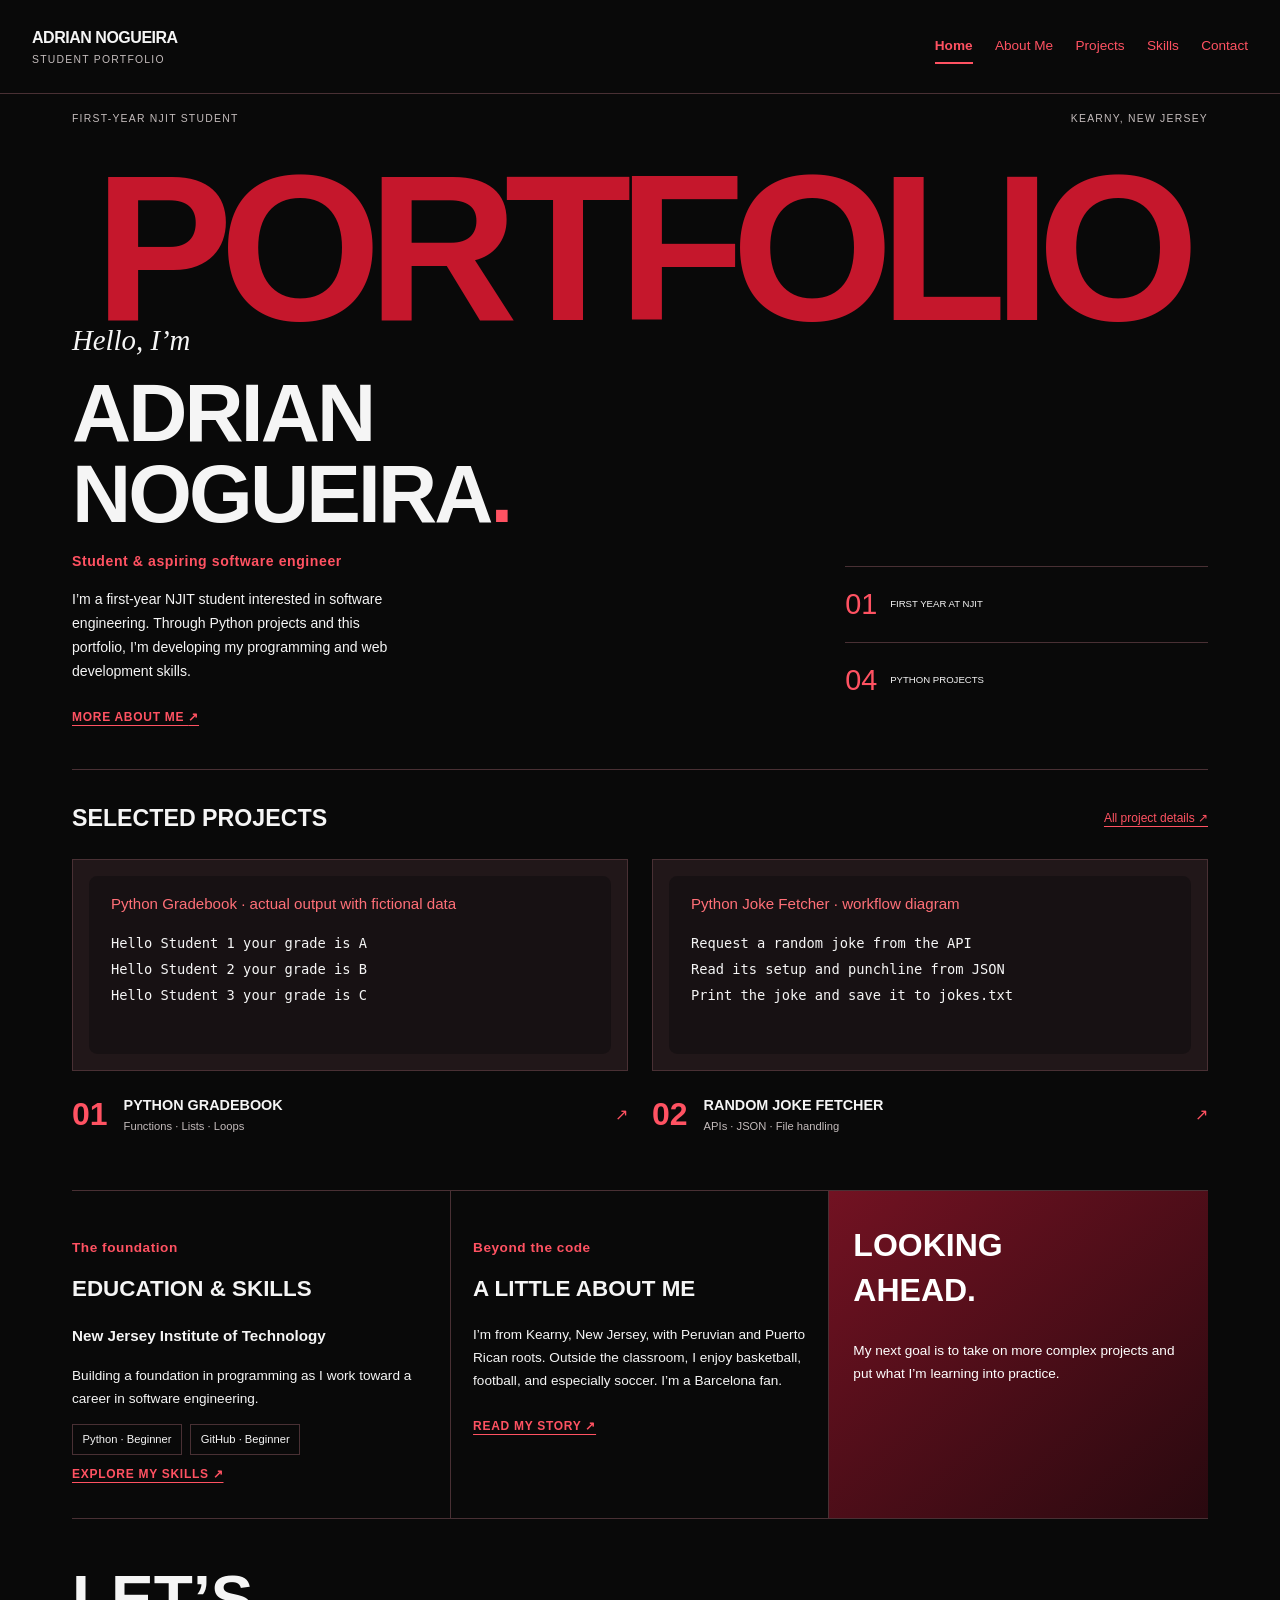
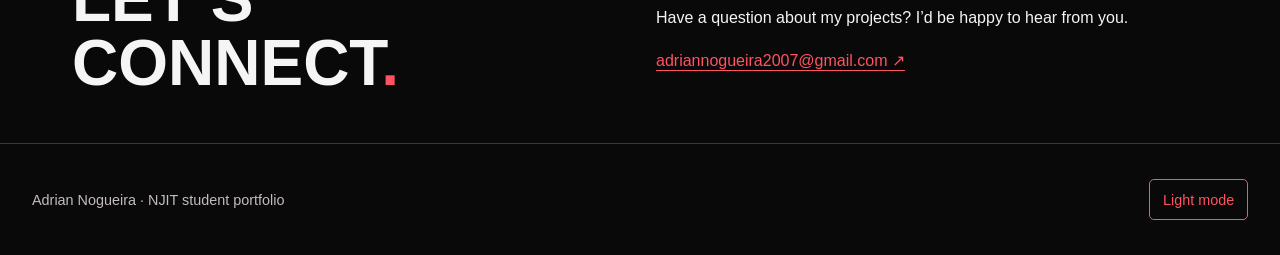
<file: index.html>
<!DOCTYPE html>
<html lang="en">
<head>
  <meta charset="UTF-8">
  <meta name="viewport" content="width=device-width, initial-scale=1.0">
  <meta name="description" content="Adrian Nogueira’s personal portfolio: first-year NJIT student learning Python, GitHub, and web development.">
  <title>Home | Adrian Nogueira</title>
  <link rel="stylesheet" href="styles.css">
  <script src="script.js?v=89f7d56" defer></script>
</head>
<body class="home">
<a class="skip-link" href="#main">Skip to content</a>
<header class="site-header"><div class="header-inner">
<a class="brand" href="index.html">Adrian Nogueira<span>Student portfolio</span></a>
<button class="menu-toggle" type="button" aria-expanded="false" aria-controls="navigation" hidden>☰ Menu</button>
<nav id="navigation" aria-label="Main navigation"><a href="index.html" aria-current="page">Home</a>
<a href="about.html">About Me</a>
<a href="projects.html">Projects</a>
<a href="skills.html">Skills</a>
<a href="contact.html">Contact</a></nav>
</div></header>
<main id="main" tabindex="-1">
<section class="hero" aria-labelledby="intro-heading">
<div class="hero-topline"><span>First-year NJIT student</span><span>Kearny, New Jersey</span></div>
<div class="portfolio-word" aria-hidden="true">PORTFOLIO</div>
<div class="hero-layout">
<div class="hero-copy"><p class="handwritten">Hello, I’m</p><h1 id="intro-heading">Adrian<br>Nogueira<span>.</span></h1><p class="eyebrow">Student &amp; aspiring software engineer</p><p>I’m a first-year NJIT student interested in software engineering. Through Python projects and this portfolio, I’m developing my programming and web development skills.</p><a class="text-link" href="about.html">More about me <span aria-hidden="true">↗</span></a></div>
<div class="hero-notes"><dl><div><dt>01</dt><dd>First year at NJIT</dd></div><div><dt>04</dt><dd>Python projects</dd></div></dl></div>
</div>
</section>
<section class="selected-work" aria-labelledby="work-heading">
<div class="section-heading"><h2 id="work-heading">Selected projects</h2><a href="projects.html">All project details <span aria-hidden="true">↗</span></a></div>
<div class="project-grid">
<a class="project-preview" href="projects.html#gradebook"><div class="preview-image"><img src="assets/gradebook-output.svg" width="760" height="260" alt="Gradebook output converting fictional numerical grades into A, B, and C."></div><div class="preview-label"><span class="project-number">01</span><div><h3>Python Gradebook</h3><p>Functions · Lists · Loops</p></div><span aria-hidden="true">↗</span></div></a>
<a class="project-preview" href="projects.html#joke-fetcher"><div class="preview-image"><img src="assets/joke-workflow.svg" width="760" height="260" alt="Joke fetcher workflow: request, read JSON, print and save."></div><div class="preview-label"><span class="project-number">02</span><div><h3>Random Joke Fetcher</h3><p>APIs · JSON · File handling</p></div><span aria-hidden="true">↗</span></div></a>
</div>
</section>
<div class="home-details">
<section><p class="eyebrow">The foundation</p><h2>Education &amp; skills</h2><h3>New Jersey Institute of Technology</h3><p>Building a foundation in programming as I work toward a career in software engineering.</p><div class="skill-tags"><span>Python · Beginner</span><span>GitHub · Beginner</span></div><a class="text-link" href="skills.html">Explore my skills ↗</a></section>
<section><p class="eyebrow">Beyond the code</p><h2>A little about me</h2><p>I’m from Kearny, New Jersey, with Peruvian and Puerto Rican roots. Outside the classroom, I enjoy basketball, football, and especially soccer. I’m a Barcelona fan.</p><a class="text-link" href="about.html">Read my story ↗</a></section>
<section class="goal-panel"><h2>Looking<br>ahead.</h2><p>My next goal is to take on more complex projects and put what I’m learning into practice.</p></section>
</div>
<section class="contact-strip"><h2>Let’s<br>connect<span>.</span></h2><div><p>Have a question about my projects? I’d be happy to hear from you.</p><a href="mailto:adriannogueira2007@gmail.com">adriannogueira2007@gmail.com ↗</a></div></section>
</main>
<footer><p>Adrian Nogueira · NJIT student portfolio</p><button id="theme-toggle" type="button" aria-pressed="false" hidden>Light mode</button></footer>
</body>
</html>
</file>
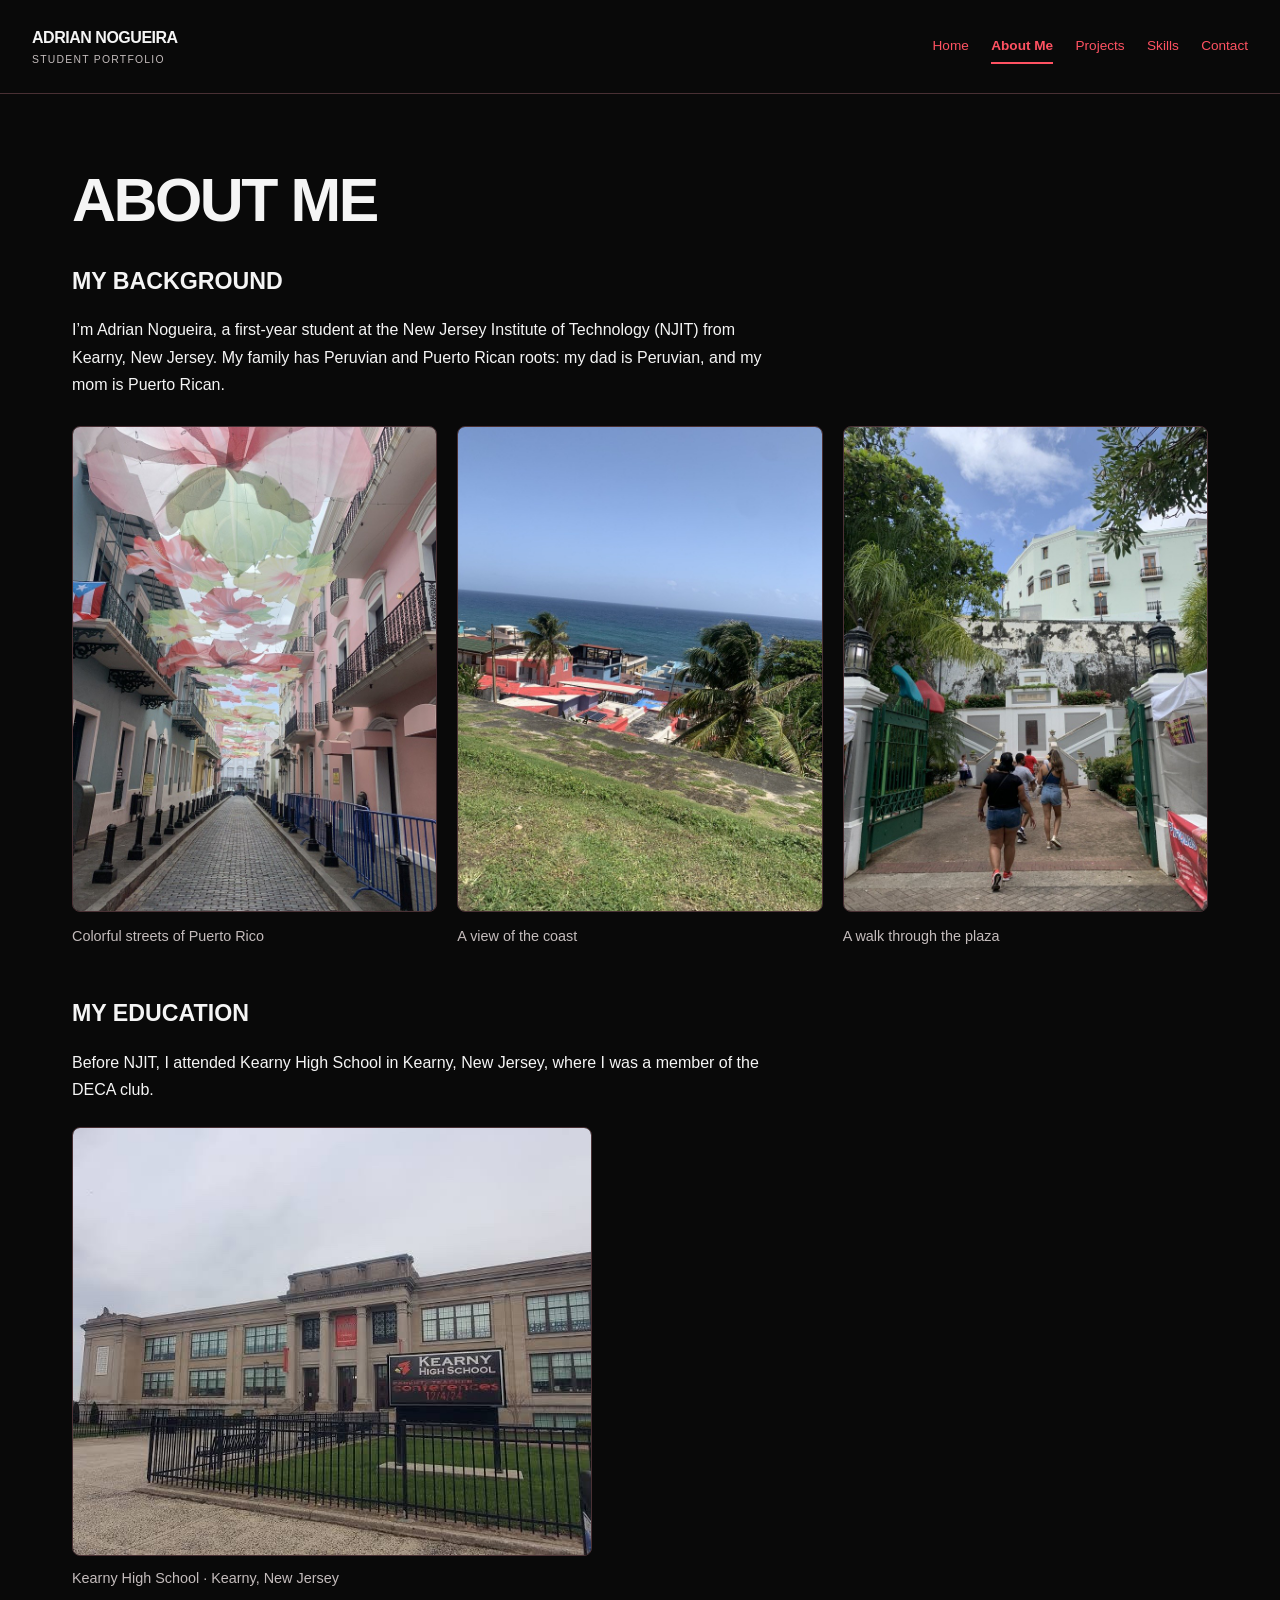
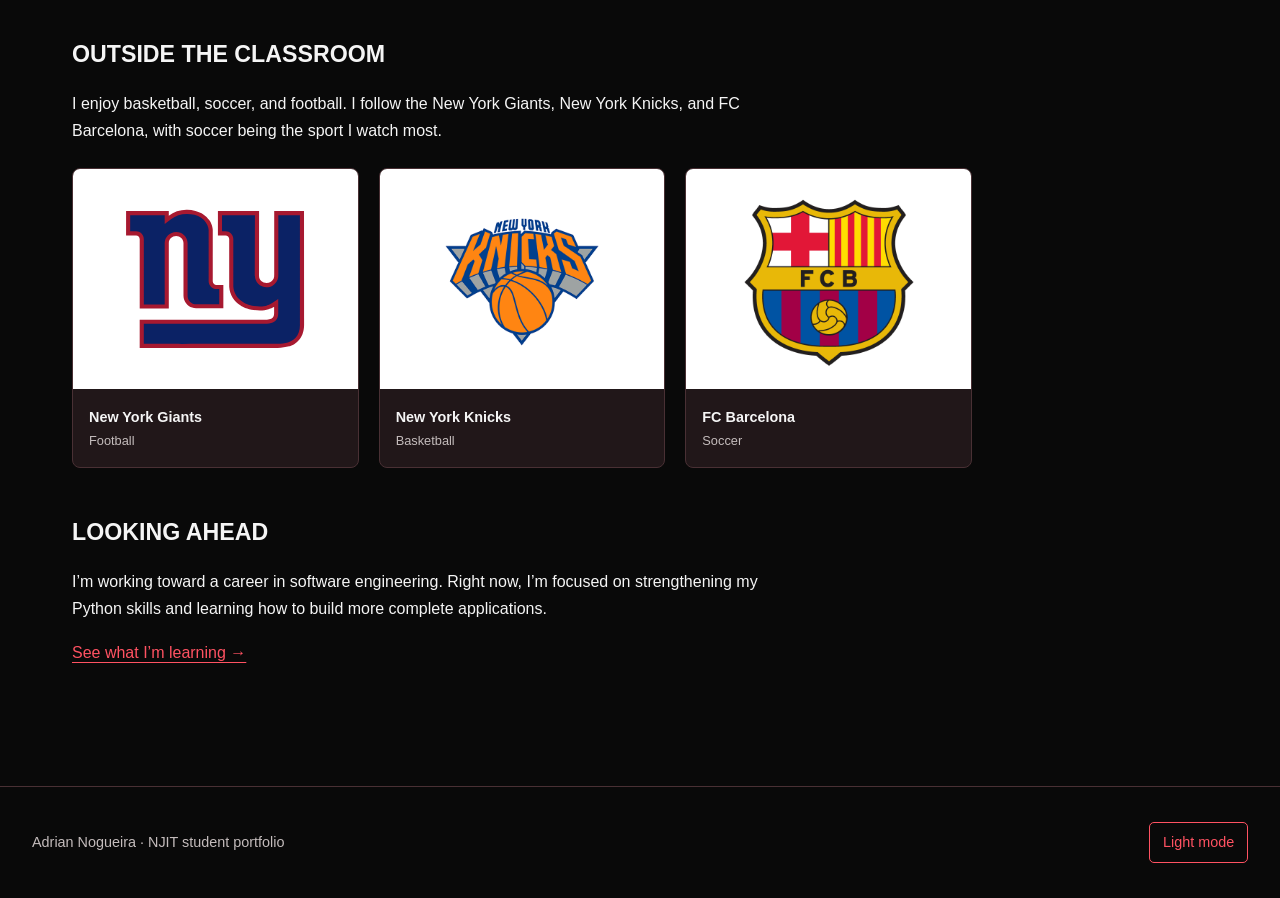
<file: about.html>
<!DOCTYPE html>
<html lang="en">
<head>
  <meta charset="UTF-8">
  <meta name="viewport" content="width=device-width, initial-scale=1.0">
  <meta name="description" content="Adrian Nogueira’s personal portfolio: first-year NJIT student learning Python, GitHub, and web development.">
  <title>About Me | Adrian Nogueira</title>
  <link rel="stylesheet" href="styles.css">
  <script src="script.js?v=89f7d56" defer></script>
</head>
<body class="about">
<a class="skip-link" href="#main">Skip to content</a>
<header class="site-header"><div class="header-inner">
<a class="brand" href="index.html">Adrian Nogueira<span>Student portfolio</span></a>
<button class="menu-toggle" type="button" aria-expanded="false" aria-controls="navigation" hidden>☰ Menu</button>
<nav id="navigation" aria-label="Main navigation"><a href="index.html">Home</a>
<a href="about.html" aria-current="page">About Me</a>
<a href="projects.html">Projects</a>
<a href="skills.html">Skills</a>
<a href="contact.html">Contact</a></nav>
</div></header>
<main id="main" tabindex="-1"><h1>About me</h1><section><h2>My background</h2><p>I’m Adrian Nogueira, a first-year student at the New Jersey Institute of Technology (NJIT) from Kearny, New Jersey. My family has Peruvian and Puerto Rican roots: my dad is Peruvian, and my mom is Puerto Rican.</p><div class="puerto-rico-gallery" role="group" aria-label="Photos from Puerto Rico">
<figure><img src="assets/puerto-rico-street.jpg" width="768" height="1024" loading="lazy" alt="Colorful fabric flowers hang above a cobblestone street lined with pastel buildings and a Puerto Rican flag."><figcaption>Colorful streets of Puerto Rico</figcaption></figure>
<figure><img src="assets/puerto-rico-coast.jpg" width="768" height="1024" loading="lazy" alt="Ocean view over colorful coastal buildings, palm trees, and a grassy hillside in Puerto Rico."><figcaption>A view of the coast</figcaption></figure>
<figure><img src="assets/puerto-rico-plaza.jpg" width="768" height="1024" loading="lazy" alt="People walk through green gates toward a monument and steps beneath a pale green building in Puerto Rico."><figcaption>A walk through the plaza</figcaption></figure>
</div></section><section aria-labelledby="education-heading"><h2 id="education-heading">My education</h2><p>Before NJIT, I attended Kearny High School in Kearny, New Jersey, where I was a member of the DECA club.</p><figure><img src="assets/kearny-high-school.jpg" width="610" height="503" loading="lazy" alt="Front entrance of Kearny High School, with its columns, school sign, and black metal fence."><figcaption>Kearny High School · Kearny, New Jersey</figcaption></figure></section><section><h2>Outside the classroom</h2><p>I enjoy basketball, soccer, and football. I follow the New York Giants, New York Knicks, and FC Barcelona, with soccer being the sport I watch most.</p>
<div class="sports-grid">
<figure><div class="team-image"><img src="assets/giants.svg" width="193" height="150" loading="lazy" alt="New York Giants blue NY logo with red and white outlines."></div><figcaption><strong>New York Giants</strong><span>Football</span></figcaption></figure>
<figure><div class="team-image"><img src="assets/knicks.png" width="500" height="500" loading="lazy" alt="New York Knicks orange and blue basketball logo."></div><figcaption><strong>New York Knicks</strong><span>Basketball</span></figcaption></figure>
<figure><div class="team-image"><img src="assets/barcelona.png" width="500" height="500" loading="lazy" alt="FC Barcelona crest with blue and red stripes and a football."></div><figcaption><strong>FC Barcelona</strong><span>Soccer</span></figcaption></figure>
</div></section><section><h2>Looking ahead</h2><p>I’m working toward a career in software engineering. Right now, I’m focused on strengthening my Python skills and learning how to build more complete applications.</p><a href="skills.html">See what I’m learning →</a></section></main>
<footer><p>Adrian Nogueira · NJIT student portfolio</p><button id="theme-toggle" type="button" aria-pressed="false" hidden>Light mode</button></footer>
</body>
</html>
</file>
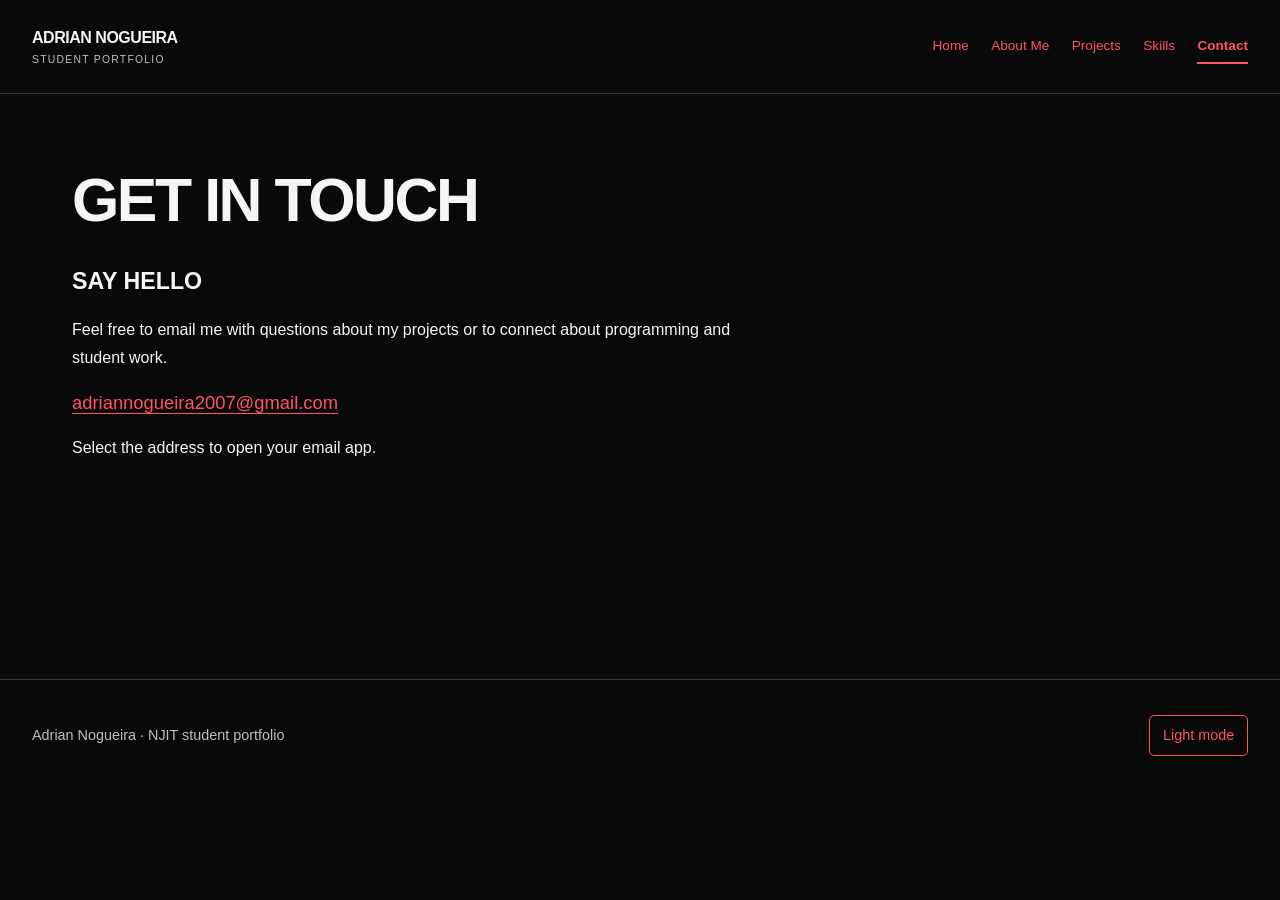
<file: contact.html>
<!DOCTYPE html>
<html lang="en">
<head>
  <meta charset="UTF-8">
  <meta name="viewport" content="width=device-width, initial-scale=1.0">
  <meta name="description" content="Adrian Nogueira’s personal portfolio: first-year NJIT student learning Python, GitHub, and web development.">
  <title>Contact | Adrian Nogueira</title>
  <link rel="stylesheet" href="styles.css">
  <script src="script.js?v=89f7d56" defer></script>
</head>
<body>
<a class="skip-link" href="#main">Skip to content</a>
<header class="site-header"><div class="header-inner">
<a class="brand" href="index.html">Adrian Nogueira<span>Student portfolio</span></a>
<button class="menu-toggle" type="button" aria-expanded="false" aria-controls="navigation" hidden>☰ Menu</button>
<nav id="navigation" aria-label="Main navigation"><a href="index.html">Home</a>
<a href="about.html">About Me</a>
<a href="projects.html">Projects</a>
<a href="skills.html">Skills</a>
<a href="contact.html" aria-current="page">Contact</a></nav>
</div></header>
<main id="main" tabindex="-1"><h1>Get in touch</h1><section><h2>Say hello</h2><p>Feel free to email me with questions about my projects or to connect about programming and student work.</p><a class="email" href="mailto:adriannogueira2007@gmail.com">adriannogueira2007@gmail.com</a><p>Select the address to open your email app.</p></section></main>
<footer><p>Adrian Nogueira · NJIT student portfolio</p><button id="theme-toggle" type="button" aria-pressed="false" hidden>Light mode</button></footer>
</body>
</html>
</file>
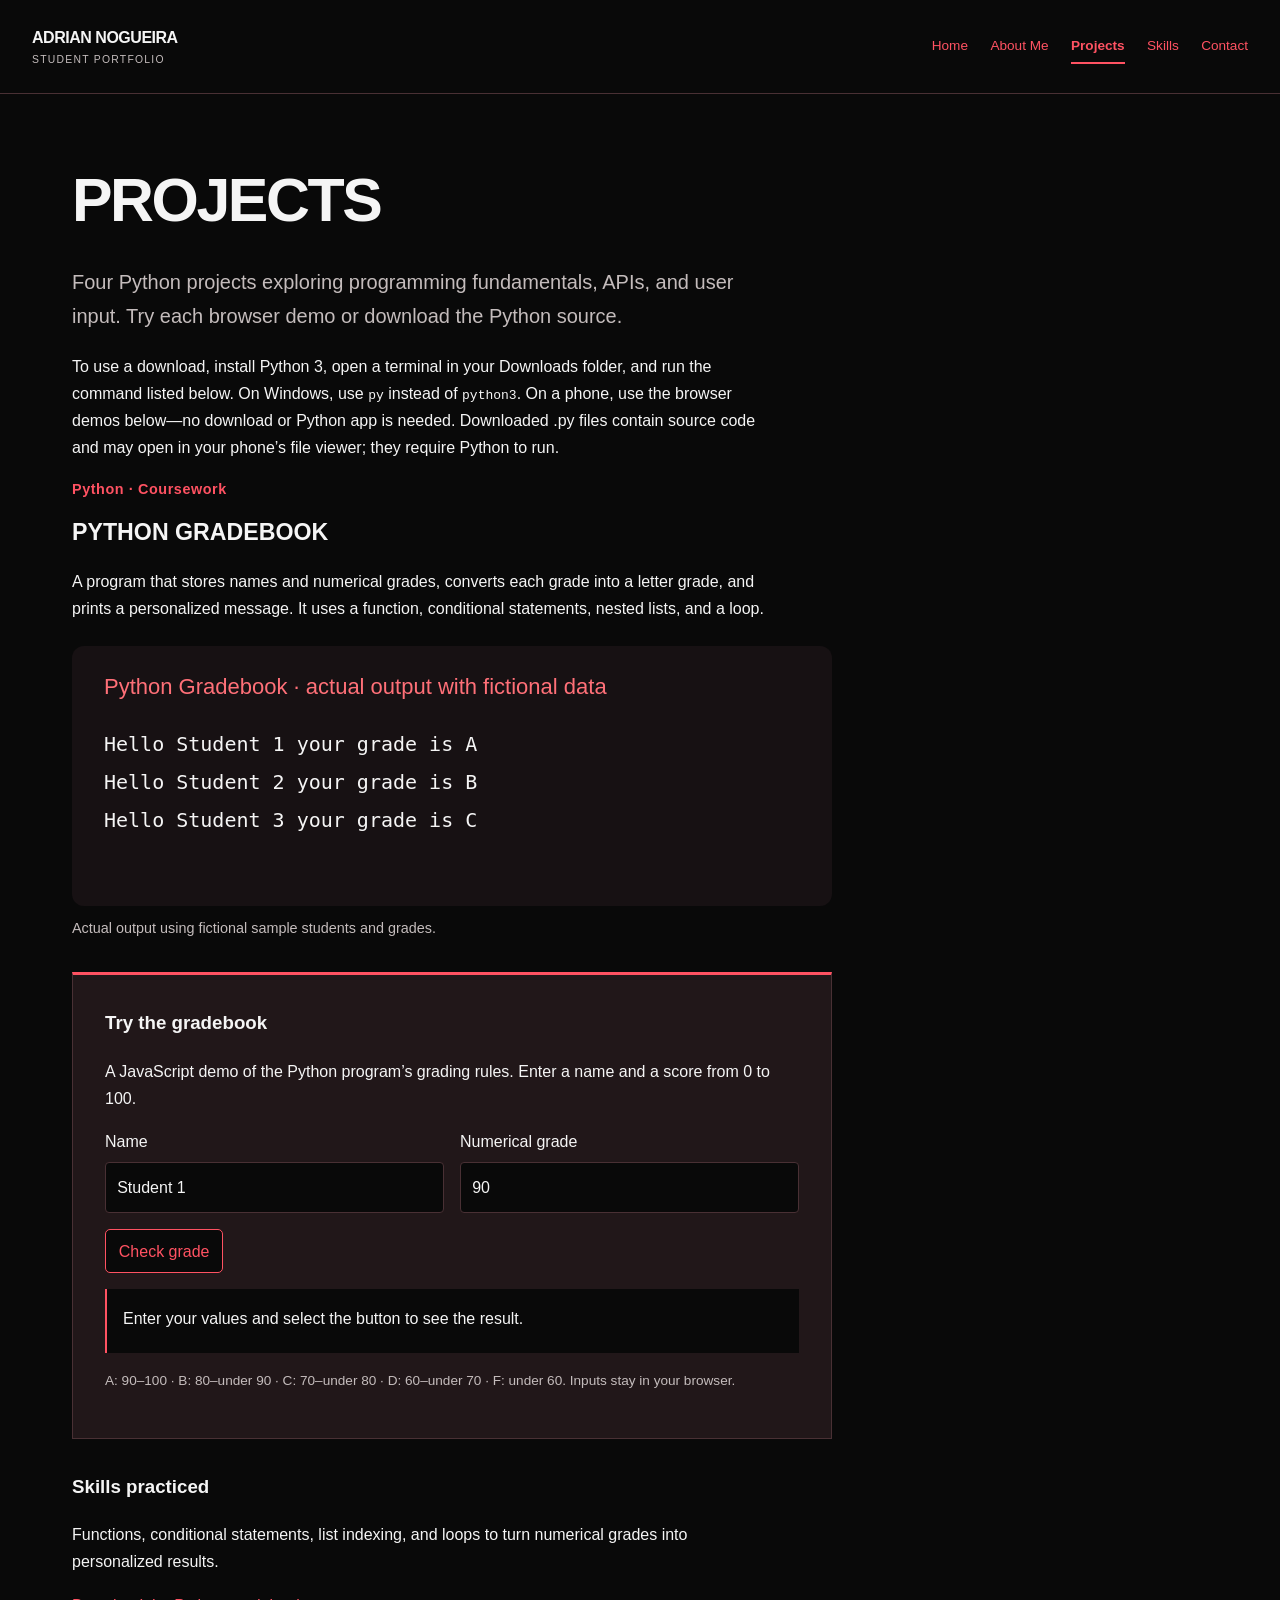
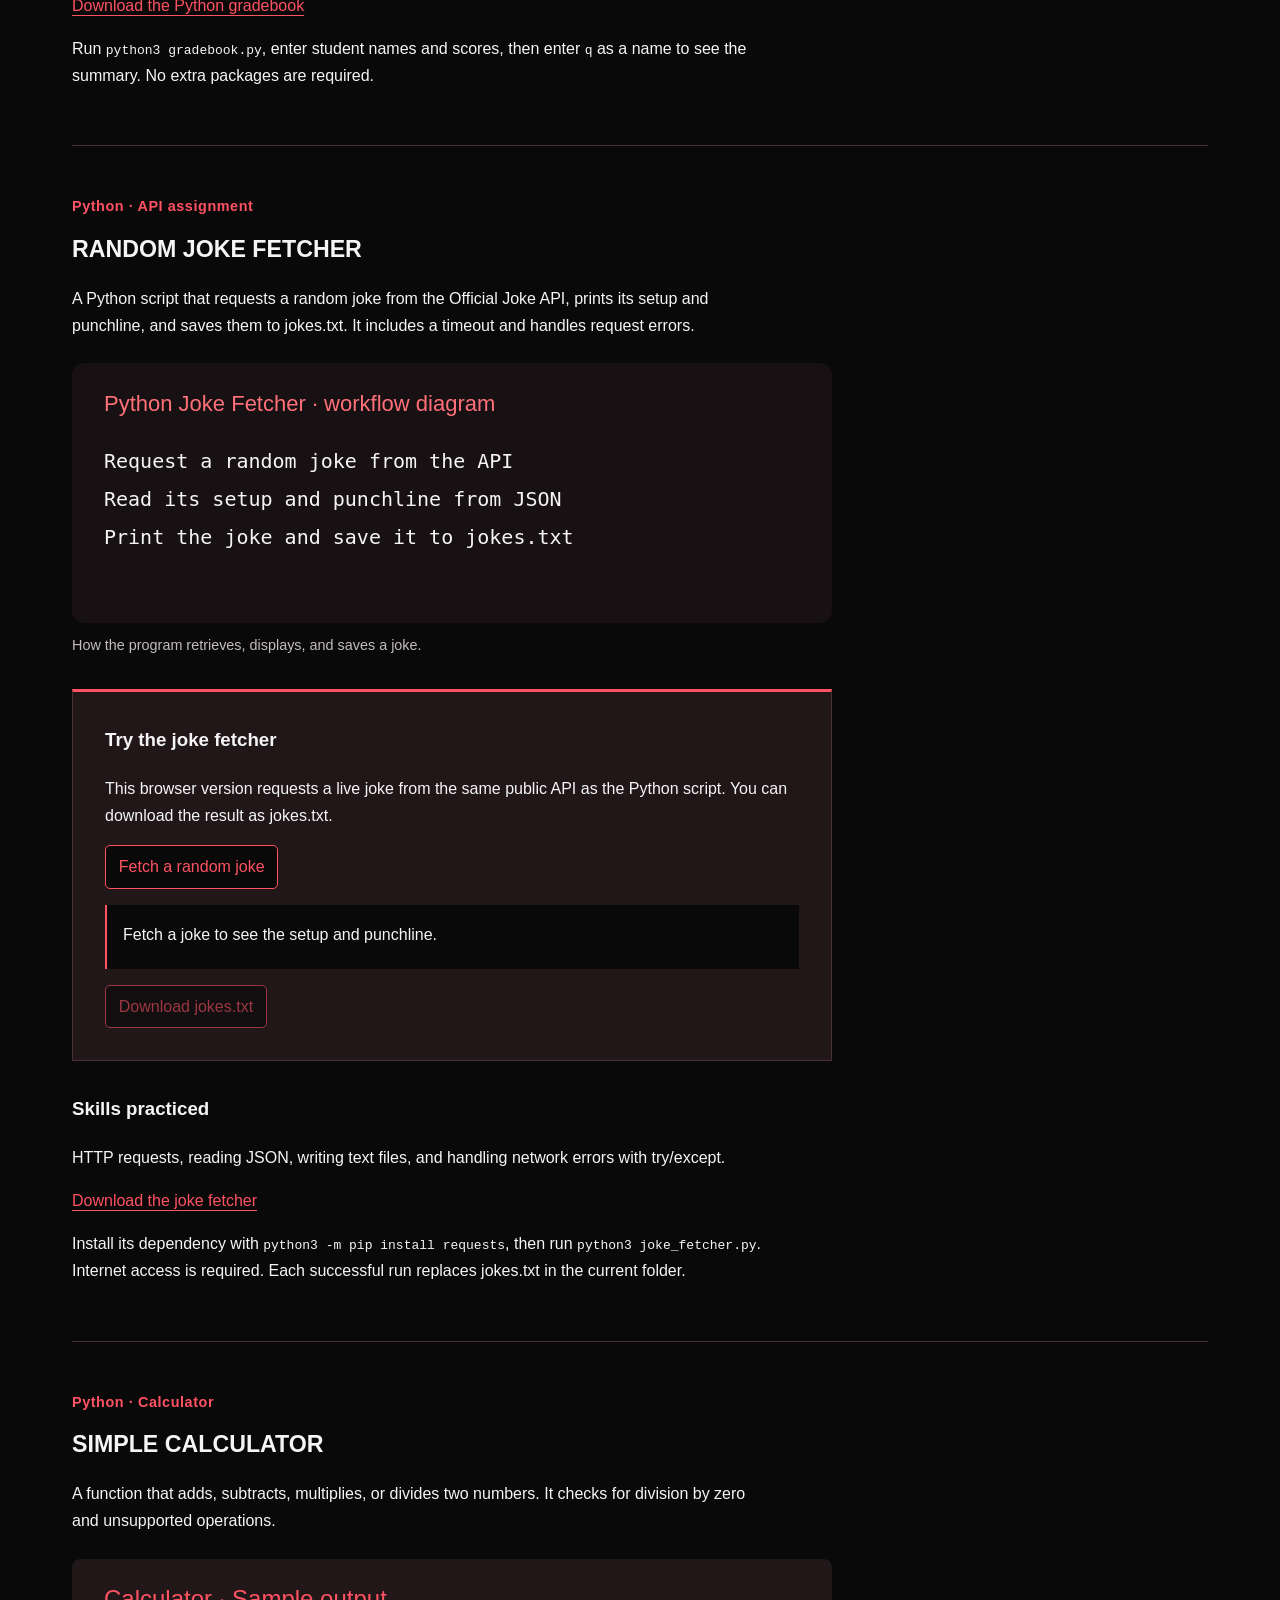
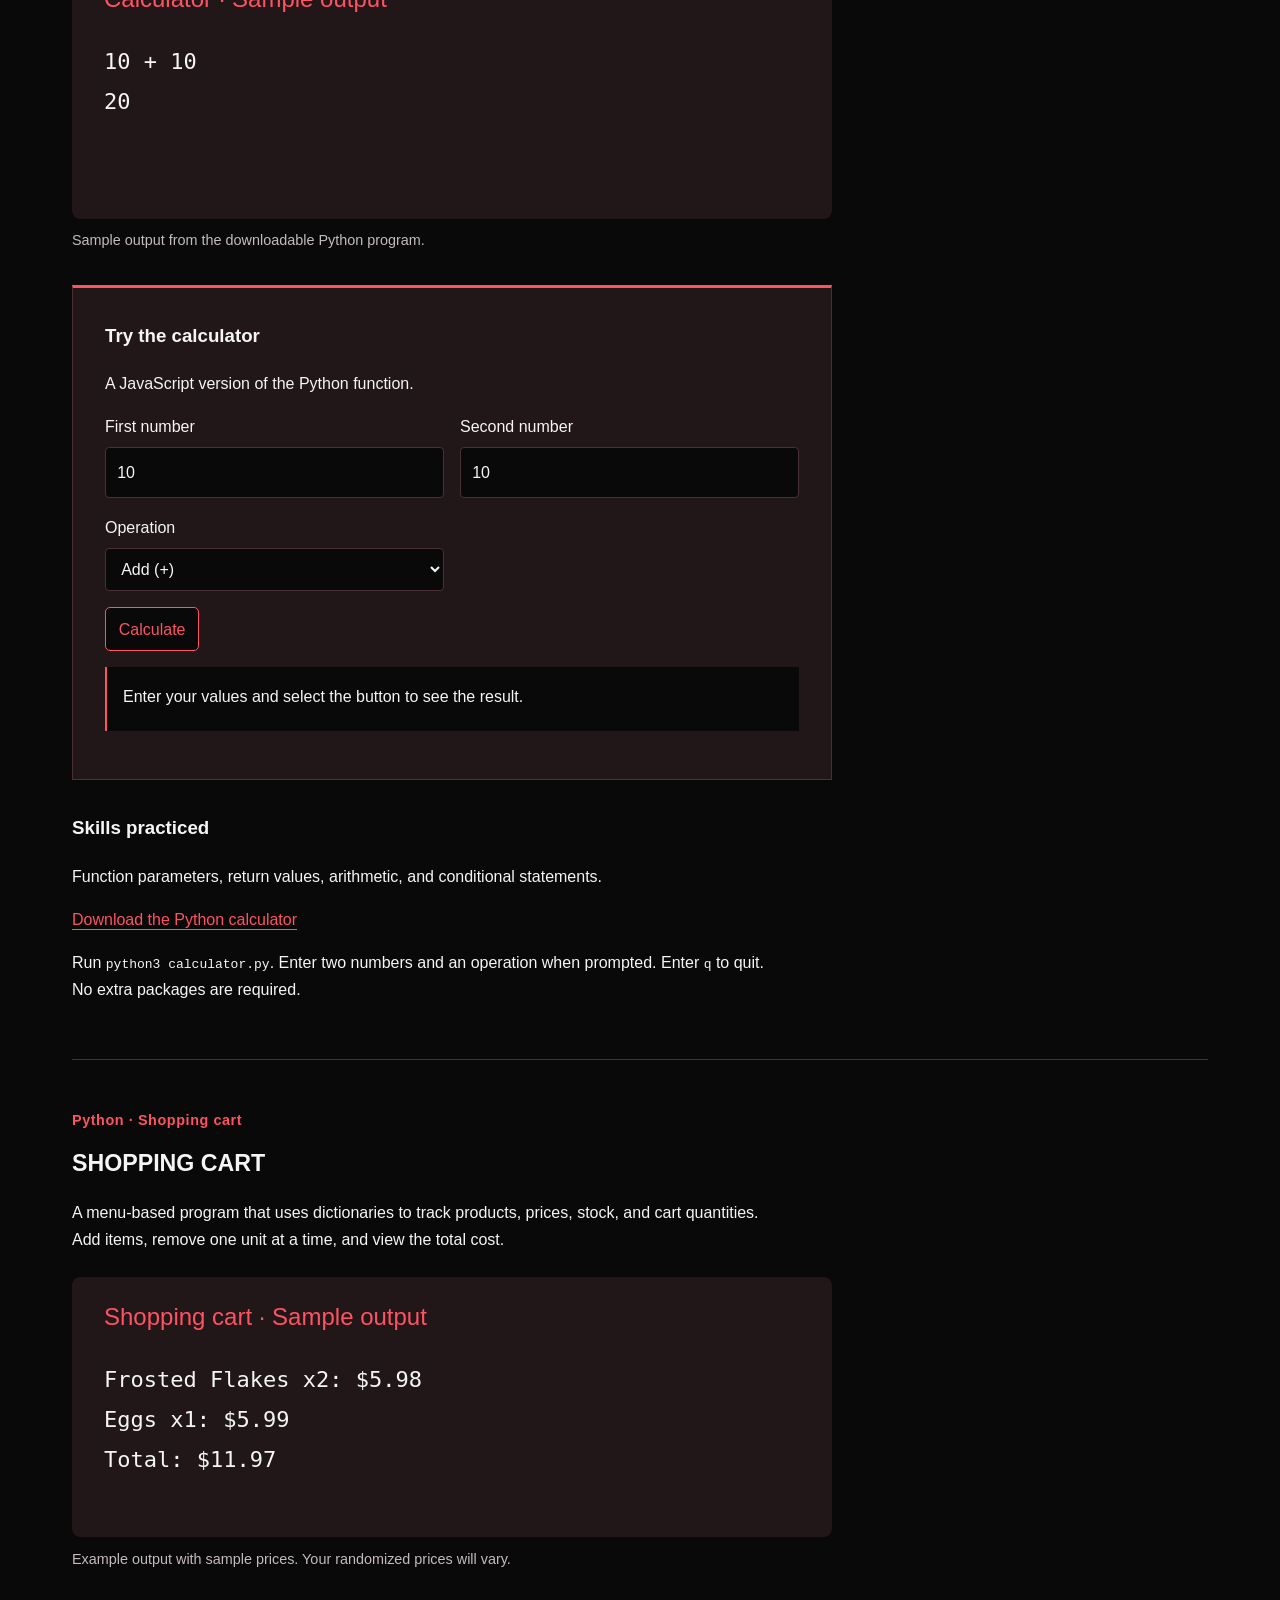
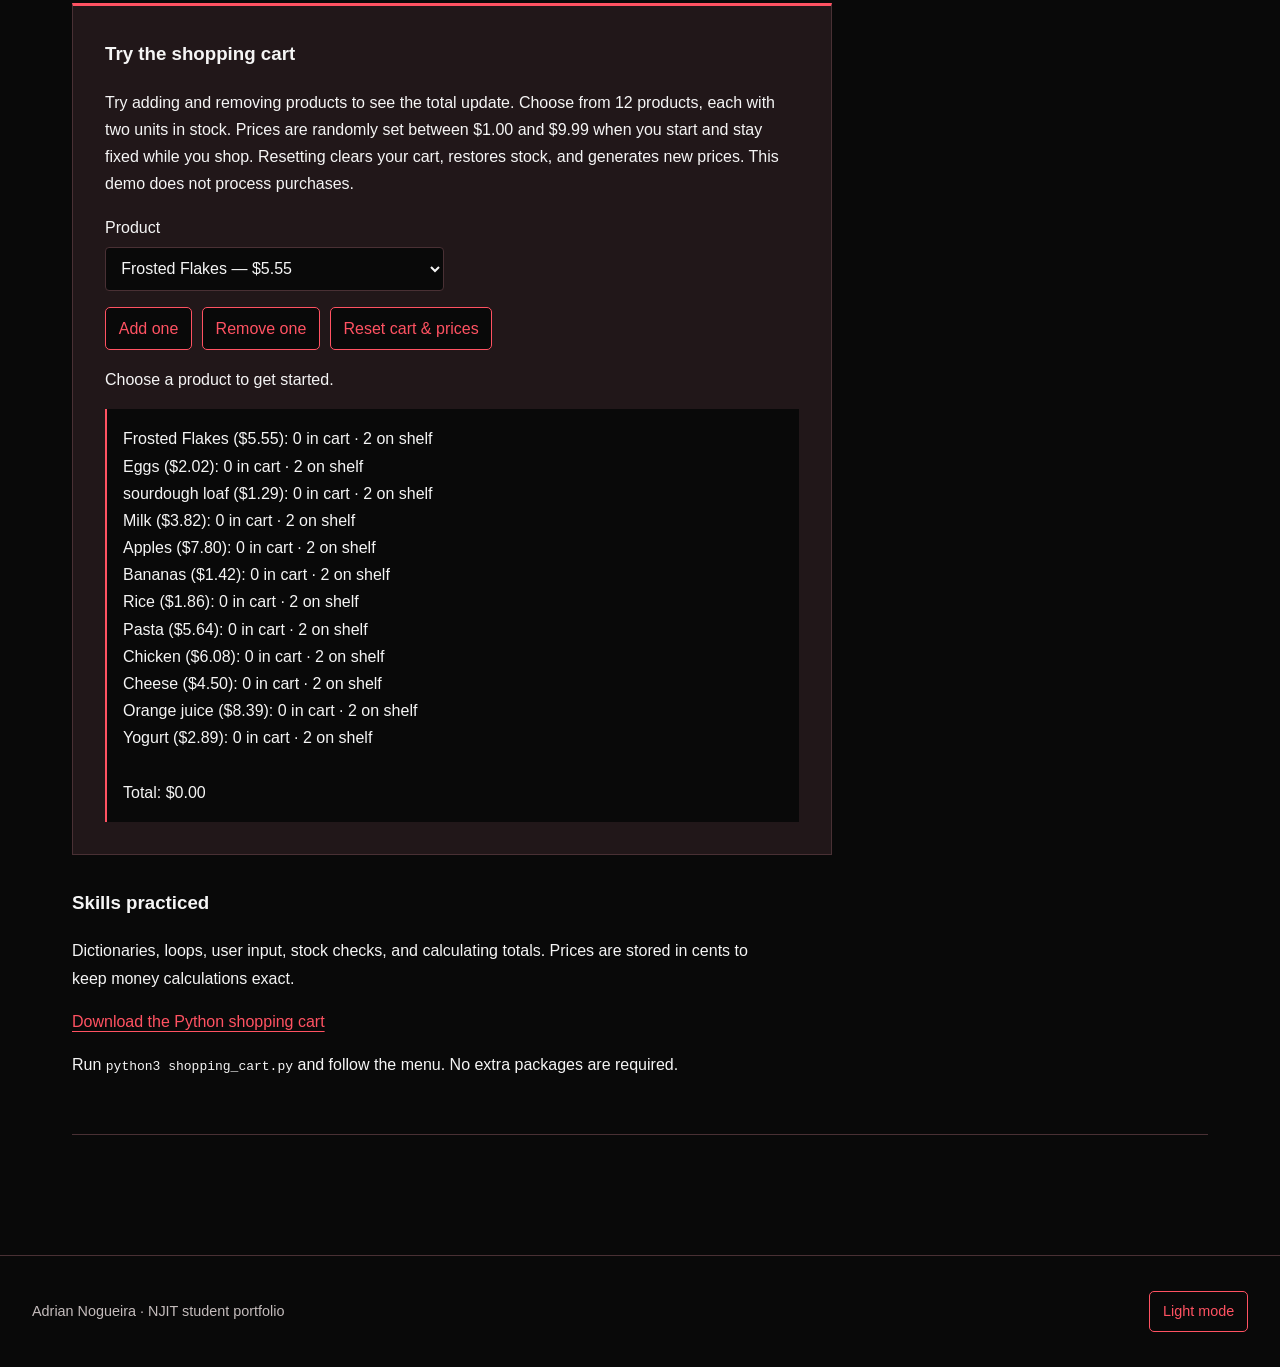
<file: projects.html>
<!DOCTYPE html>
<html lang="en">
<head>
  <meta charset="UTF-8">
  <meta name="viewport" content="width=device-width, initial-scale=1.0">
  <meta name="description" content="Adrian Nogueira’s personal portfolio: first-year NJIT student learning Python, GitHub, and web development.">
  <title>Projects | Adrian Nogueira</title>
  <link rel="stylesheet" href="styles.css">
  <script src="script.js?v=89f7d56" defer></script>
</head>
<body>
<a class="skip-link" href="#main">Skip to content</a>
<header class="site-header"><div class="header-inner">
<a class="brand" href="index.html">Adrian Nogueira<span>Student portfolio</span></a>
<button class="menu-toggle" type="button" aria-expanded="false" aria-controls="navigation" hidden>☰ Menu</button>
<nav id="navigation" aria-label="Main navigation"><a href="index.html">Home</a>
<a href="about.html">About Me</a>
<a href="projects.html" aria-current="page">Projects</a>
<a href="skills.html">Skills</a>
<a href="contact.html">Contact</a></nav>
</div></header>
<main id="main" tabindex="-1">
<h1>Projects</h1>
<p class="lead">Four Python projects exploring programming fundamentals, APIs, and user input. Try each browser demo or download the Python source.</p>
<p>To use a download, install Python 3, open a terminal in your Downloads folder, and run the command listed below. On Windows, use <code>py</code> instead of <code>python3</code>. On a phone, use the browser demos below—no download or Python app is needed. Downloaded .py files contain source code and may open in your phone’s file viewer; they require Python to run.</p>
<section class="project" id="gradebook">
<p class="eyebrow">Python · Coursework</p>
<h2>Python Gradebook</h2>
<p>A program that stores names and numerical grades, converts each grade into a letter grade, and prints a personalized message. It uses a function, conditional statements, nested lists, and a loop.</p>
<figure><img src="assets/gradebook-output.svg" width="760" height="260" alt="Actual program output: Student 1 receives A, Student 2 receives B, and Student 3 receives C."><figcaption>Actual output using fictional sample students and grades.</figcaption></figure>
<div class="demo" aria-labelledby="grade-demo-title">
<h3 id="grade-demo-title">Try the gradebook</h3>
<p>A JavaScript demo of the Python program’s grading rules. Enter a name and a score from 0 to 100.</p>
<form id="grade-demo">
<div class="demo-fields"><label>Name<input id="student-name" required maxlength="80" value="Student 1" autocomplete="off"></label>
<label>Numerical grade<input id="student-grade" type="number" min="0" max="100" step="any" required value="90"></label></div>
<button type="submit">Check grade</button>
</form>
<p id="grade-result" class="demo-output" role="status">Enter your values and select the button to see the result.</p>
<p class="demo-note">A: 90–100 · B: 80–under 90 · C: 70–under 80 · D: 60–under 70 · F: under 60. Inputs stay in your browser.</p>
<noscript>Enable JavaScript to try this demo, or download the Python source below.</noscript>
</div>
<h3>Skills practiced</h3><p>Functions, conditional statements, list indexing, and loops to turn numerical grades into personalized results.</p>
<a href="projects/gradebook.py" download>Download the Python gradebook</a>
<p>Run <code>python3 gradebook.py</code>, enter student names and scores, then enter <code>q</code> as a name to see the summary. No extra packages are required.</p>
</section>
<section class="project" id="joke-fetcher">
<p class="eyebrow">Python · API assignment</p>
<h2>Random Joke Fetcher</h2>
<p>A Python script that requests a random joke from the Official Joke API, prints its setup and punchline, and saves them to jokes.txt. It includes a timeout and handles request errors.</p>
<figure><img src="assets/joke-workflow.svg" width="760" height="260" alt="Workflow: request a joke from the API, read the JSON response, then print and save the joke."><figcaption>How the program retrieves, displays, and saves a joke.</figcaption></figure>
<div class="demo" aria-labelledby="joke-demo-title">
<h3 id="joke-demo-title">Try the joke fetcher</h3>
<p>This browser version requests a live joke from the same public API as the Python script. You can download the result as jokes.txt.</p>
<button id="fetch-joke" type="button">Fetch a random joke</button>
<p id="joke-result" class="demo-output" role="status">Fetch a joke to see the setup and punchline.</p>
<button id="save-joke" type="button" disabled>Download jokes.txt</button>
<noscript>Enable JavaScript to try this demo, or download the Python source below.</noscript>
</div>
<h3>Skills practiced</h3><p>HTTP requests, reading JSON, writing text files, and handling network errors with try/except.</p>
<a href="projects/joke_fetcher.py" download>Download the joke fetcher</a>
<p>Install its dependency with <code>python3 -m pip install requests</code>, then run <code>python3 joke_fetcher.py</code>. Internet access is required. Each successful run replaces jokes.txt in the current folder.</p>
</section>
<section class="project" id="calculator">
<p class="eyebrow">Python · Calculator</p><h2>Simple Calculator</h2>
<p>A function that adds, subtracts, multiplies, or divides two numbers. It checks for division by zero and unsupported operations.</p>
<figure><img src="assets/calculator-output.svg" width="760" height="260" loading="lazy" alt="Calculator sample: 10 plus 10 returns 20."><figcaption>Sample output from the downloadable Python program.</figcaption></figure>
<div class="demo" aria-labelledby="calculator-title"><h3 id="calculator-title">Try the calculator</h3><p>A JavaScript version of the Python function.</p>
<form id="calculator-demo"><div class="demo-fields"><label>First number<input id="calc-first" type="number" step="any" required value="10"></label><label>Second number<input id="calc-second" type="number" step="any" required value="10"></label><label>Operation<select id="calc-operation"><option value="+">Add (+)</option><option value="-">Subtract (−)</option><option value="*">Multiply (×)</option><option value="/">Divide (÷)</option></select></label></div><button type="submit">Calculate</button></form>
<p id="calc-result" class="demo-output" role="status">Enter your values and select the button to see the result.</p><noscript>Enable JavaScript or download the Python program below.</noscript></div>
<h3>Skills practiced</h3><p>Function parameters, return values, arithmetic, and conditional statements.</p><a href="projects/calculator.py" download>Download the Python calculator</a><p>Run <code>python3 calculator.py</code>. Enter two numbers and an operation when prompted. Enter <code>q</code> to quit. No extra packages are required.</p></section>
<section class="project" id="shopping-cart">
<p class="eyebrow">Python · Shopping cart</p><h2>Shopping Cart</h2><p>A menu-based program that uses dictionaries to track products, prices, stock, and cart quantities. Add items, remove one unit at a time, and view the total cost.</p>
<figure><img src="assets/shopping-cart-output.svg" width="760" height="260" loading="lazy" alt="Shopping cart sample: two boxes of Frosted Flakes cost 5 dollars 98 cents, one Eggs item costs 5 dollars 99 cents, totaling 11 dollars 97 cents."><figcaption>Example output with sample prices. Your randomized prices will vary.</figcaption></figure>
<div class="demo" aria-labelledby="cart-title"><h3 id="cart-title">Try the shopping cart</h3><p>Try adding and removing products to see the total update. Choose from 12 products, each with two units in stock. Prices are randomly set between $1.00 and $9.99 when you start and stay fixed while you shop. Resetting clears your cart, restores stock, and generates new prices. This demo does not process purchases.</p>
<form id="cart-demo"><div class="demo-fields"><label>Product<select id="cart-product"></select></label></div><div class="demo-actions"><button type="submit">Add one</button><button id="cart-remove" type="button">Remove one</button><button id="cart-reset" type="button">Reset cart &amp; prices</button></div></form>
<p id="cart-message" role="status">Choose a product to get started.</p><div id="cart-summary" class="demo-output" aria-live="polite"></div><noscript>Enable JavaScript or download the Python program below.</noscript></div>
<h3>Skills practiced</h3><p>Dictionaries, loops, user input, stock checks, and calculating totals. Prices are stored in cents to keep money calculations exact.</p><a href="projects/shopping_cart.py" download>Download the Python shopping cart</a><p>Run <code>python3 shopping_cart.py</code> and follow the menu. No extra packages are required.</p></section>
<dialog id="project-download-dialog" aria-labelledby="download-title" aria-describedby="download-help">
<h2 id="download-title">Use this project</h2>
<p id="download-help">On your phone, try the project right here in your browser. The Python download is source code, so your phone may open it in a file viewer. To run that file, you need a Python app or a computer with Python installed.</p>
<div class="demo-actions"><button id="try-project-online" type="button" autofocus>Try in browser</button><a id="download-python-source" download>Download Python source (.py)</a></div>
<form method="dialog"><button type="submit">Cancel</button></form>
</dialog>
</main>
<footer><p>Adrian Nogueira · NJIT student portfolio</p><button id="theme-toggle" type="button" aria-pressed="false" hidden>Light mode</button></footer>
</body>
</html>
</file>
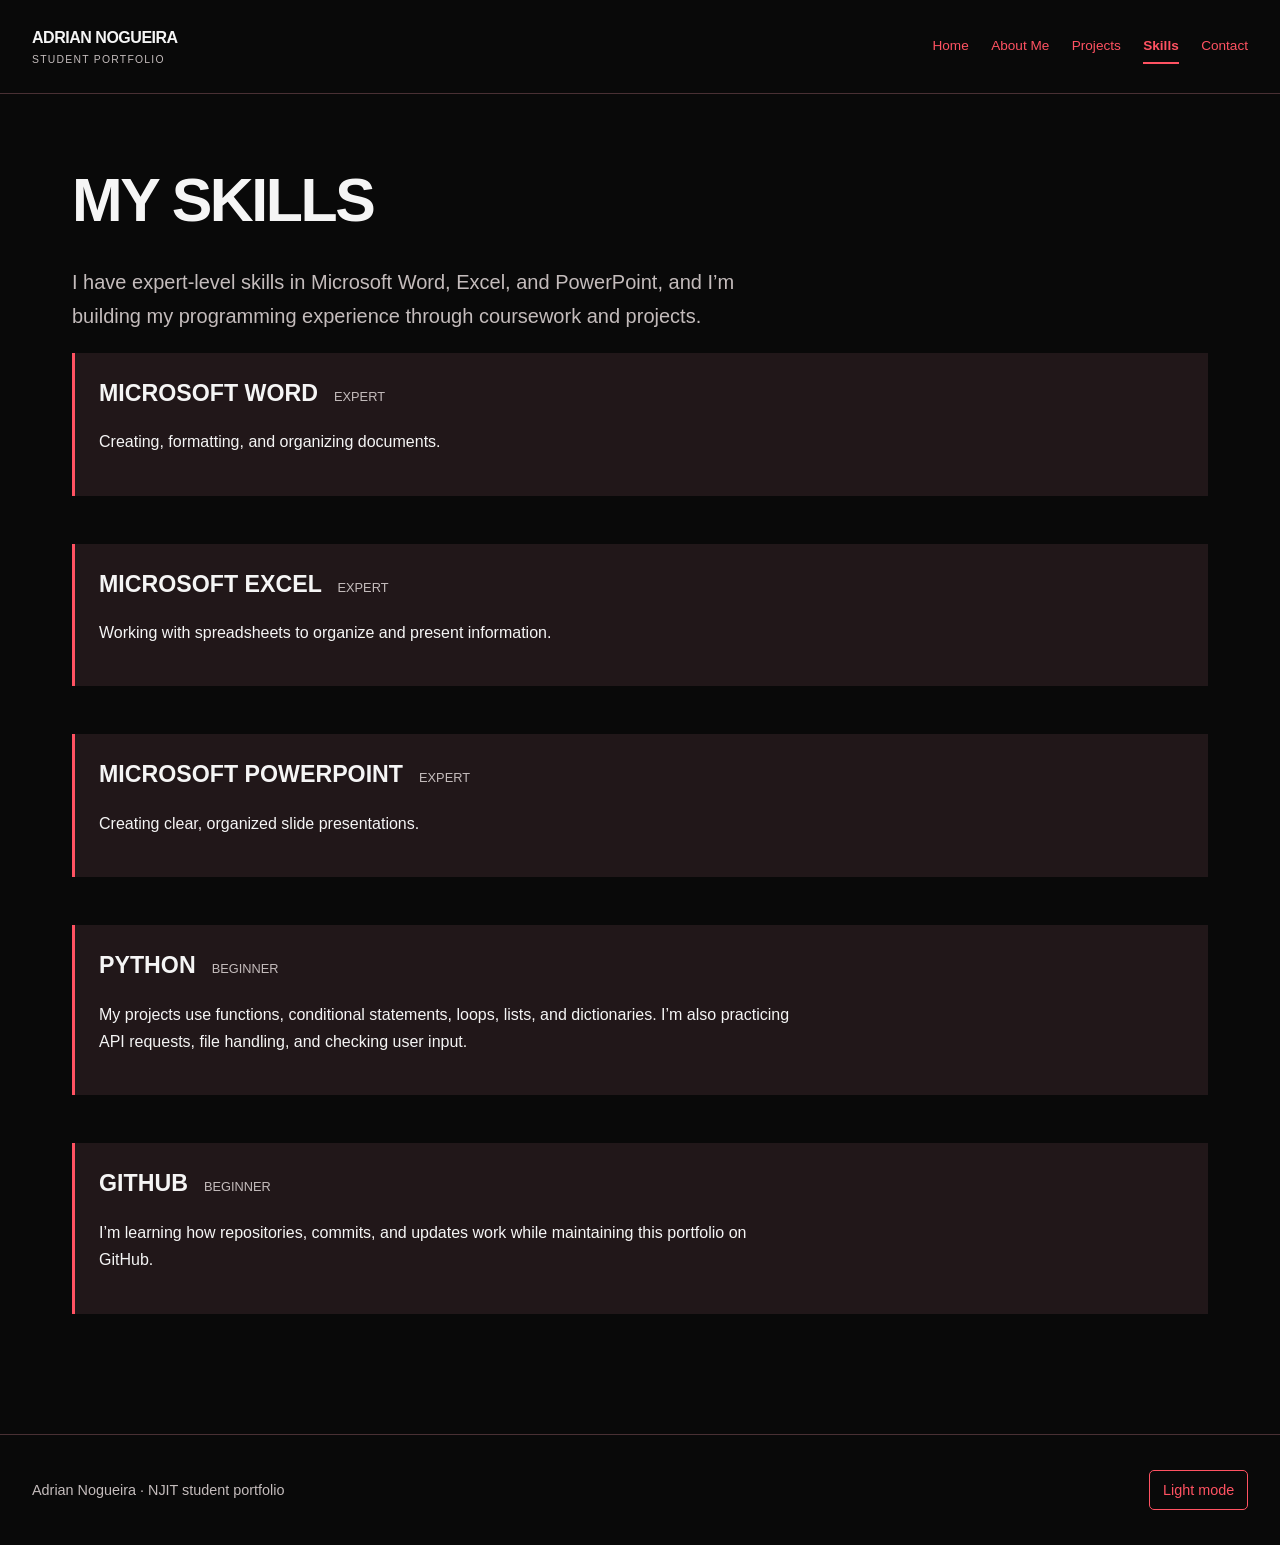
<file: skills.html>
<!DOCTYPE html>
<html lang="en">
<head>
  <meta charset="UTF-8">
  <meta name="viewport" content="width=device-width, initial-scale=1.0">
  <meta name="description" content="Adrian Nogueira’s personal portfolio: first-year NJIT student learning Python, GitHub, and web development.">
  <title>Skills | Adrian Nogueira</title>
  <link rel="stylesheet" href="styles.css">
  <script src="script.js?v=89f7d56" defer></script>
</head>
<body>
<a class="skip-link" href="#main">Skip to content</a>
<header class="site-header"><div class="header-inner">
<a class="brand" href="index.html">Adrian Nogueira<span>Student portfolio</span></a>
<button class="menu-toggle" type="button" aria-expanded="false" aria-controls="navigation" hidden>☰ Menu</button>
<nav id="navigation" aria-label="Main navigation"><a href="index.html">Home</a>
<a href="about.html">About Me</a>
<a href="projects.html">Projects</a>
<a href="skills.html" aria-current="page">Skills</a>
<a href="contact.html">Contact</a></nav>
</div></header>
<main id="main" tabindex="-1"><h1>My skills</h1><p class="lead">I have expert-level skills in Microsoft Word, Excel, and PowerPoint, and I’m building my programming experience through coursework and projects.</p><section class="skill"><h2>Microsoft Word <span class="badge">Expert</span></h2><p>Creating, formatting, and organizing documents.</p></section><section class="skill"><h2>Microsoft Excel <span class="badge">Expert</span></h2><p>Working with spreadsheets to organize and present information.</p></section><section class="skill"><h2>Microsoft PowerPoint <span class="badge">Expert</span></h2><p>Creating clear, organized slide presentations.</p></section><section class="skill"><h2>Python <span class="badge">Beginner</span></h2><p>My projects use functions, conditional statements, loops, lists, and dictionaries. I’m also practicing API requests, file handling, and checking user input.</p></section><section class="skill"><h2>GitHub <span class="badge">Beginner</span></h2><p>I’m learning how repositories, commits, and updates work while maintaining this portfolio on GitHub.</p></section></main>
<footer><p>Adrian Nogueira · NJIT student portfolio</p><button id="theme-toggle" type="button" aria-pressed="false" hidden>Light mode</button></footer>
</body>
</html>
</file>
<file: styles.css>
* { box-sizing: border-box; }
:root { color-scheme: dark; --bg: #090909; --text: #f5f5f5; --accent: #ff5262; --muted: #c4bcbc; --line: #493034; --soft: #211719; }
body { margin: 0; background: var(--bg); color: var(--text); font-family: "Trebuchet MS", "Segoe UI", sans-serif; line-height: 1.7; }
body.light { color-scheme: light; --bg: #fffafa; --text: #211719; --accent: #ac1428; --muted: #645357; --line: #dec5ca; --soft: #f8ecee; }
a { color: var(--accent); text-underline-offset: 4px; }
a:hover { text-decoration-thickness: 2px; }
button { font: inherit; cursor: pointer; color: var(--accent); background: var(--bg); border: 1px solid var(--accent); border-radius: 5px; padding: .45rem .8rem; }
:focus-visible { outline: 3px solid var(--accent); outline-offset: 5px; }
.skip-link { position: absolute; left: 1rem; top: -5rem; padding: .6rem; background: var(--bg); z-index: 2; }
.skip-link:focus { top: 1rem; }
.site-header { border-top: 4px solid var(--accent); border-bottom: 1px solid var(--line); }
.header-inner { max-width: 1120px; margin: auto; padding: 1.5rem 2rem; display: flex; justify-content: space-between; align-items: center; gap: 2rem; }
.brand { color: var(--text); font-weight: bold; text-decoration: none; font-size: 1.2rem; }
.brand span { display: block; color: var(--muted); font-size: .8rem; font-weight: normal; }
nav { display: flex; gap: 1.4rem; flex-wrap: wrap; }
nav a { text-decoration: none; padding: .3rem 0; }
nav a[aria-current] { font-weight: bold; border-bottom: 2px solid var(--accent); }
main { max-width: 1000px; margin: auto; padding: 4.5rem 2rem; min-height: 65vh; }
h1 { font-size: clamp(2.3rem, 6vw, 3.8rem); line-height: 1.15; letter-spacing: -.04em; margin: 0 0 1.8rem; max-width: 800px; }
h2 { font-size: 1.45rem; line-height: 1.4; margin-top: 0; }
p { max-width: 700px; }
section { margin: 0 0 3rem; }
.intro { padding-bottom: 3rem; border-bottom: 1px solid var(--line); }
.eyebrow { color: var(--accent); font-size: .9rem; font-weight: bold; letter-spacing: .04em; }
.lead { font-size: 1.25rem; color: var(--muted); }
.button { display: inline-block; margin-top: 1rem; background: var(--accent); color: var(--bg); padding: .7rem 1.2rem; border-radius: 5px; text-decoration: none; font-weight: bold; }
.skill { padding: 1.5rem; background: var(--soft); border-left: 3px solid var(--accent); }
.badge { display: inline-block; font-size: .8rem; color: var(--muted); font-weight: normal; margin-left: .6rem; }
.email { overflow-wrap: anywhere; font-size: 1.15rem; }
footer { border-top: 1px solid var(--line); padding: 1.8rem 2rem; max-width: 1120px; margin: auto; display: flex; align-items: center; justify-content: space-between; gap: 1rem; color: var(--muted); font-size: .9rem; }
[hidden] { display: none !important; }
@media (max-width: 760px) {
.header-inner { flex-wrap: wrap; padding: 1.2rem; gap: 1rem; }
nav { width: 100%; flex-direction: column; gap: .5rem; }
nav a { padding: .6rem; }
main { padding: 3rem 1.2rem; }
footer { padding: 1.5rem 1.2rem; flex-direction: column; align-items: flex-start; }
}

.project { padding-bottom: 2.5rem; border-bottom: 1px solid var(--line); }
figure { margin: 1.5rem 0; max-width: 760px; }
figure img { display: block; width: 100%; height: auto; border-radius: 8px; }
figcaption { color: var(--muted); font-size: .9rem; margin-top: .6rem; }
code { overflow-wrap: anywhere; }

/* Editorial portfolio layout inspired by Adrian's reference. */
h1, h2, .project-number { font-family: Impact, "Arial Narrow", "Helvetica Neue", sans-serif; font-weight: 900; }
h1, h2 { text-transform: uppercase; }
.site-header { border-top: 0; }
.header-inner, footer { max-width: 1280px; }
.brand { text-transform: uppercase; font-size: 1rem; letter-spacing: -.03em; }
.brand span { text-transform: uppercase; letter-spacing: .12em; font-size: .65rem; }
nav { font-size: .85rem; }
main { max-width: 1200px; }
.home main { padding: 0 2rem; }
.hero { position: relative; border-bottom: 1px solid var(--line); padding-top: 1rem; margin-bottom: 0; }
.hero-topline { display: flex; justify-content: space-between; gap: 1rem; text-transform: uppercase; font-size: .65rem; letter-spacing: .12em; color: var(--muted); }
.hero-topline span span { color: var(--accent); padding-left: .8rem; }
.portfolio-word { font-family: Impact, "Arial Narrow", sans-serif; font-weight: 900; font-size: clamp(4rem, 16.6vw, 208px); letter-spacing: -.065em; line-height: 1; color: #c5172c; text-align: center; margin: 1rem 0 -4rem; overflow: hidden; }
.hero-layout { position: relative; display: grid; grid-template-columns: minmax(0, 2fr) minmax(0, 1fr); align-items: end; gap: 3rem; min-height: 380px; }
.hero-copy { padding-bottom: 2.5rem; z-index: 1; }
.handwritten { font-family: Georgia, serif; font-style: italic; font-size: 1.8rem; margin-bottom: .5rem; }
.hero h1 { font-size: clamp(3rem, 6.4vw, 5.4rem); letter-spacing: -.035em; line-height: .98; margin-bottom: 1rem; }
.hero h1 span, .contact-strip h2 span { color: var(--accent); }
.hero-copy p:not(.handwritten) { font-size: .88rem; max-width: 320px; }
.text-link { display: inline-block; margin-top: .6rem; text-transform: uppercase; font-size: .75rem; letter-spacing: .06em; font-weight: bold; }
.hero-notes { padding-bottom: 2.5rem; font-size: .75rem; }
.star { font-size: 2.5rem; color: var(--accent); }
dl { margin-top: 2rem; }
dl div { border-top: 1px solid var(--line); padding: .8rem 0; display: flex; align-items: center; gap: .8rem; }
dt { color: var(--accent); font-family: Impact, sans-serif; font-size: 1.8rem; }
dd { margin: 0; text-transform: uppercase; font-size: .6rem; }
.selected-work { padding: 2rem 0; margin: 0; }
.section-heading { display: flex; justify-content: space-between; gap: 1rem; align-items: center; margin-bottom: 1.5rem; }
.section-heading h2 { margin: 0; }
.section-heading a { font-size: .75rem; }
.project-grid { display: grid; grid-template-columns: 1fr 1fr; gap: 1.5rem; }
.project-preview { color: var(--text); text-decoration: none; min-width: 0; }
.preview-image { border: 1px solid var(--line); padding: 1rem; background: var(--soft); }
.preview-image img { display: block; width: 100%; height: auto; }
.project-preview:hover .preview-image { border-color: var(--accent); }
.preview-label { display: flex; gap: 1rem; align-items: center; padding: 1rem 0; }
.project-number { color: var(--accent); font-size: 2rem; }
.preview-label h3 { font-size: .9rem; margin: 0; text-transform: uppercase; }
.preview-label p { font-size: .7rem; margin: 0; color: var(--muted); }
.preview-label > span:last-child { margin-left: auto; color: var(--accent); }
.home-details { display: grid; grid-template-columns: 1fr 1fr 1fr; border-top: 1px solid var(--line); border-bottom: 1px solid var(--line); }
.home-details section { margin: 0; padding: 2rem 1.4rem; border-right: 1px solid var(--line); }
.home-details section:first-child { padding-left: 0; }
.home-details h2 { font-size: 1.4rem; }
.home-details h3 { font-size: .95rem; }
.home-details p { font-size: .85rem; }
.skill-tags { display: flex; flex-wrap: wrap; gap: .5rem; }
.skill-tags span { border: 1px solid var(--line); padding: .3rem .6rem; font-size: .7rem; }
.home-details .goal-panel { border: 0; background: linear-gradient(140deg, #721222, #29090f); color: #fff; padding-left: 1.5rem; }
.goal-panel h2 { font-size: 2rem; }
.contact-strip { display: grid; grid-template-columns: 1fr 1fr; gap: 2rem; padding: 3rem 0; margin: 0; align-items: center; }
.contact-strip h2 { font-size: clamp(2.4rem, 5vw, 4rem); line-height: 1; margin: 0; }
.contact-strip a { overflow-wrap: anywhere; }
body.light .portfolio-word { color: #ad1328; }
@media (max-width: 760px) {
.home main { padding: 0 1.2rem; }
.portfolio-word { font-size: 16vw; margin: 1.5rem 0 0; }
.hero-layout { grid-template-columns: 1fr; gap: 1rem; min-height: 0; }
.hero-copy { padding-top: 1.5rem; }
.hero h1 { font-size: clamp(2.3rem, 8vw, 3.8rem); }
.hero-notes { grid-column: 1 / -1; padding-bottom: 1rem; }
.hero-notes > .star, .hero-notes > p { display: none; }
dl { margin: 0; display: grid; grid-template-columns: repeat(3, 1fr); gap: .7rem; }
.home-details { grid-template-columns: 1fr; }
.home-details section, .home-details section:first-child { padding: 1.5rem 0; border-right: 0; border-bottom: 1px solid var(--line); }
.home-details .goal-panel { padding: 1.5rem; }
.contact-strip { grid-template-columns: 1fr; }
}
@media (max-width: 480px) {
.project-grid { grid-template-columns: 1fr; }
.section-heading { align-items: flex-start; }
.section-heading h2 { font-size: 1.2rem; }
.hero-layout { grid-template-columns: 1fr; }
.hero-copy { padding-bottom: 0; }
.hero-copy p:not(.handwritten) { max-width: none; }
.hero-topline { font-size: .55rem; }
}

.demo { max-width: 760px; margin: 2rem 0; padding: clamp(1rem, 4vw, 2rem); background: var(--soft); border: 1px solid var(--line); border-top: 3px solid var(--accent); }
.demo h3 { margin-top: 0; }
.demo-fields { display: grid; grid-template-columns: 1fr 1fr; gap: 1rem; margin-bottom: 1rem; }
.demo label { display: grid; gap: .4rem; min-width: 0; }
.demo input { width: 100%; min-width: 0; padding: .7rem; font: inherit; background: var(--bg); color: var(--text); border: 1px solid var(--line); border-radius: 4px; }
.demo-output { white-space: pre-wrap; overflow-wrap: anywhere; padding: 1rem; background: var(--bg); border-left: 2px solid var(--accent); min-height: 4rem; }
.demo-note { color: var(--muted); font-size: .85rem; }
button:disabled { opacity: .55; cursor: not-allowed; }
@media (max-width: 480px) { .demo-fields { grid-template-columns: 1fr; } }
.demo select { width: 100%; min-width: 0; padding: .7rem; font: inherit; color: var(--text); background: var(--bg); border: 1px solid var(--line); border-radius: 4px; }
.demo-actions { display: flex; flex-wrap: wrap; gap: .6rem; }

/* Keep personal photos compact instead of enlarging low-resolution uploads. */
.about section > figure { max-width: 520px; }
.about section > figure img { border: 1px solid var(--line); }
.sports-grid { display: grid; grid-template-columns: repeat(3, minmax(0, 1fr)); gap: 1.25rem; max-width: 900px; margin-top: 1.5rem; }
.sports-grid figure { margin: 0; min-width: 0; border: 1px solid var(--line); background: var(--soft); border-radius: 8px; overflow: hidden; }
.team-image { display: grid; place-items: center; height: 220px; padding: 1.5rem; background: #fff; }
.team-image img { width: 100%; height: 100%; max-width: 180px; max-height: 180px; object-fit: contain; border-radius: 0; }
.sports-grid figcaption { padding: 1rem; margin: 0; }
.sports-grid strong { display: block; color: var(--text); }
.sports-grid figcaption span { display: block; font-size: .8rem; }
@media (max-width: 600px) { .sports-grid { grid-template-columns: 1fr; max-width: 360px; } }
@media (max-width: 760px) { .hero-notes dl { grid-template-columns: repeat(2, 1fr); } }

#project-download-dialog { width: min(92vw, 520px); max-height: 85vh; overflow-y: auto; padding: 1.5rem; color: var(--text); background: var(--bg); border: 1px solid var(--accent); border-radius: 8px; }
#project-download-dialog::backdrop { background: rgb(0 0 0 / .75); }
#project-download-dialog h2 { margin-bottom: 1rem; }
#project-download-dialog .demo-actions { align-items: center; gap: 1rem; }
#project-download-dialog form { margin-top: 1.25rem; }
#try-project-online { background: var(--accent); color: var(--bg); font-weight: bold; }

/* Family roots photo gallery keeps each portrait visible in full. */
.puerto-rico-gallery { display: grid; grid-template-columns: repeat(3, minmax(0, 1fr)); gap: 1.25rem; margin-top: 1.75rem; }
.puerto-rico-gallery figure { min-width: 0; margin: 0; }
.puerto-rico-gallery img { width: 100%; height: auto; border: 1px solid var(--line); }
.puerto-rico-gallery figcaption { padding-top: .15rem; }
@media (max-width: 600px) {
.puerto-rico-gallery { grid-template-columns: 1fr; gap: 1.75rem; max-width: 440px; margin-inline: auto; }
}
</file>
